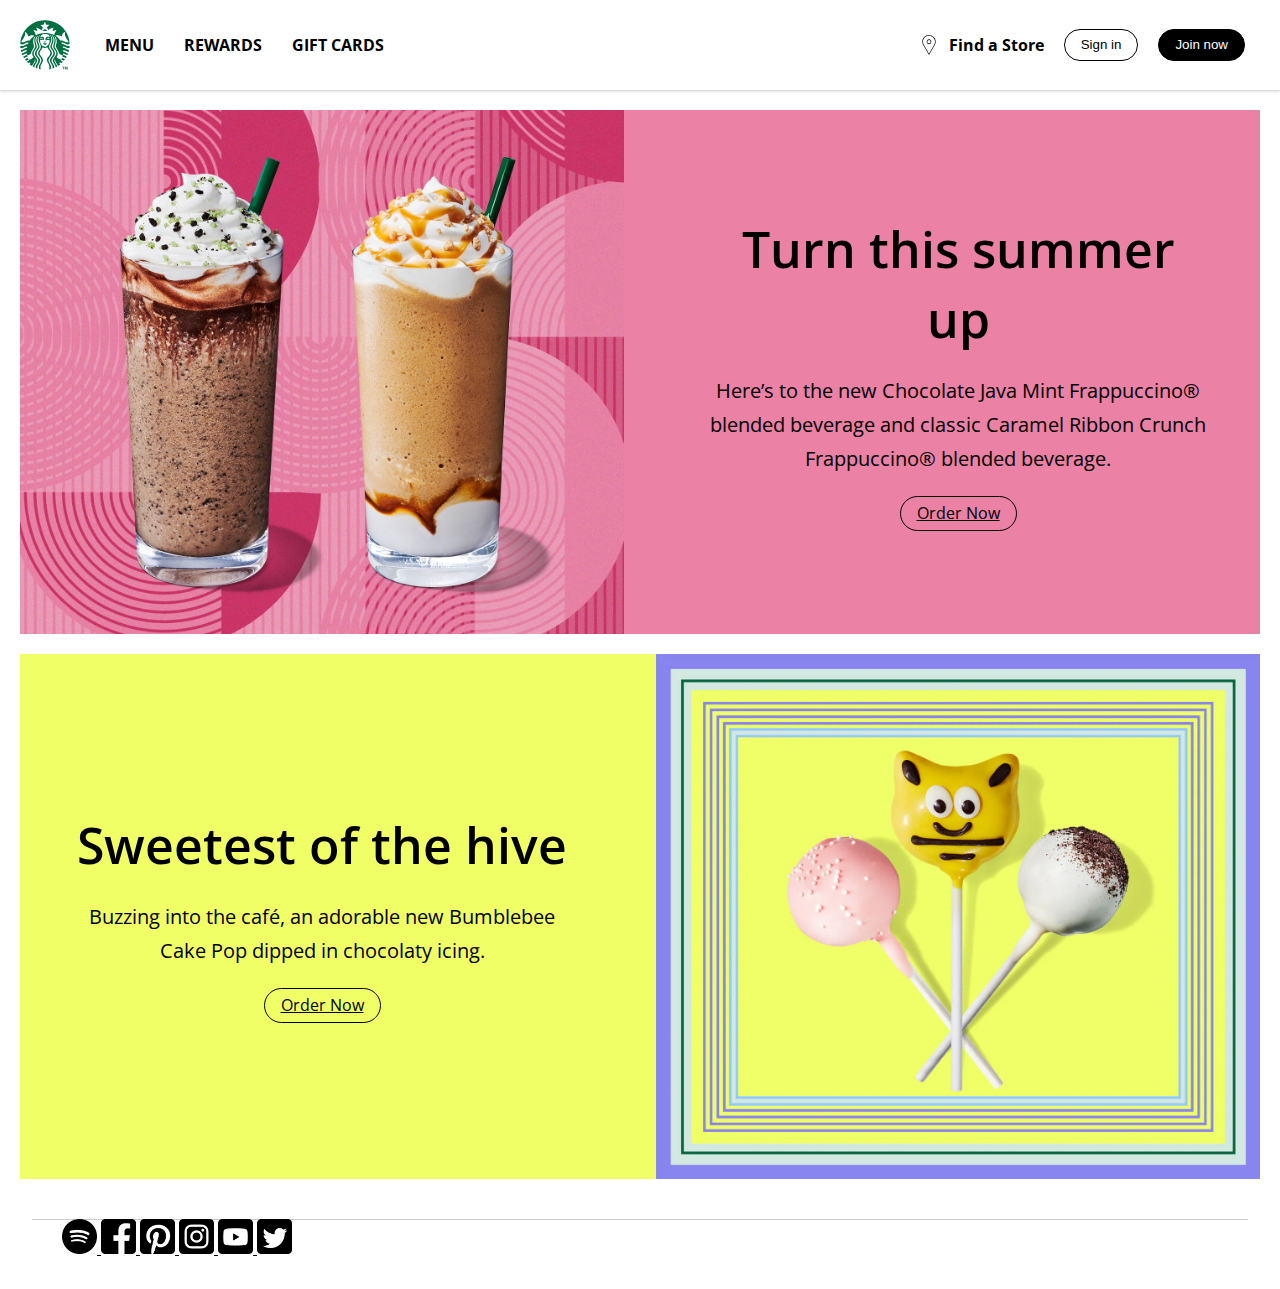
<file: starbucks.html>
<!DOCTYPE html>
<html lang="en">
<head>
    <meta charset="UTF-8">
    <meta http-equiv="X-UA-Compatible" content="IE=edge">
    <meta name="viewport" content="width=device-width, initial-scale=1.0">
    <link rel="stylesheet" href="style.css">
    <title>Starbucks Coffee Company</title>
</head>
<body>
    <nav class="navbar">
        <div class="navbar-container">
            
            <div class="navbar-brand">
                <a href="index.html">
                    <img src="img/logo.svg" alt="starbucks">
                </a>
            </div>
                <nav class="navbar-nav-left">
                   <ul>
                       <li>
                            <a href="#">Menu</a>
                        </li>
                        <li>
                            <a href="#">Rewards</a>
                        </li>
                        <li>
                            <a href="#">Gift Cards</a>
                        </li>
                   </ul>
                </nav>

                <ul class="navbar-nav-right">
                    <li>
                        <a href="#find-a-store">
                            <img src="img/marker.svg" alt="">
                            <span>Find a Store</span>
                        </a>
                    </li>
                    <li>
                        <button class="btn btn-dark-outline">Sign in</button>
                    </li>
                    <li>
                        <button class="btn btn-dark">Join now</button>
                    </li>
                </ul>
            
        </div>
    </nav>

    <!-- BOX - A -->

    <section class="box box-a py-mid grid-col-2">
        <img src="img/box-a.jpg" alt="box-a">
        <div class="box-text">
            <h2 class="text-xl">Turn this summer up</h2>
            <p class="text-mg">Here’s to the new Chocolate Java Mint Frappuccino® blended beverage and classic Caramel Ribbon Crunch Frappuccino® blended beverage.</p>
            <a href="" class="btn btn-dark-outline">Order Now</a>
        </div>        
    </section>
    <!-- BOX - B -->

    <section class="box box-b py-mid grid-col-2 grid-reversed">
        <img src="img/box-b.jpg" alt="box-a">
        <div class="box-text">
            <h2 class="text-xl">Sweetest of the hive</h2>
            <p class="text-mg">Buzzing into the café, an adorable new Bumblebee Cake Pop dipped in chocolaty icing.</p>
            <a href="" class="btn btn-dark-outline">Order Now</a>
        </div>        
    </section>
    
    <div class="divider">
        <footer class="footer">
            <div class="footer-container">
                <div class="social">
                    <a href="https://open.spotify.com/user/starbucks">
                        <img src="/img/social-spotify.png" alt="">
                    </a>
                    <a href="https://www.facebook.com/Starbucks/">
                        <img src="/img/social-facebook.png" alt="">
                    </a>
                    <a href="https://www.pinterest.com/starbucks/">
                        <img src="/img/social-pinterest.png" alt="">
                    </a>
                    <a href="https://www.instagram.com/starbucks/">
                        <img src="/img/social-insta.png" alt="">
                    </a>
                    <a href="https://www.youtube.com/starbucks">
                        <img src="/img/social-youtube.png" alt="">
                    </a>
                    <a href="https://twitter.com/starbucks/">
                        <img src="/img/social-twitter.png" alt="">
                    </a>
                </div>
            </div>
        </footer>
    </div>
</body>
</html>
</file>
<file: style.css>
@import url('https://fonts.googleapis.com/css2?family=Open+Sans:wght@400;600;700&display=swap');


  :root{
    --color-primary: #006241;
    --color-secondary: #d50032;
    --color-extra: #d4e9e2;
  }

  *{
    box-sizing: border-box;
    margin: 0;
    padding: 0;
  }

  html,body{
    font-family: 'Open Sans', sans-serif;
    line-height: 1.4 ;
    color: #000;

  }
  a{
    color: #000;
  }
  ul{
    list-style: none;
  }
  p{
    margin: 5px 0;
    line-height: 1.7;
  }
  img{
    max-width: 100%;
  }
    
  /* navbar */
.navbar{
  
  width: 100%;
  height: auto;
  background-color: #fff;
  padding: 20px;
  box-shadow: 0 1px 3px rgb(0 0 0 / 10%), 0 2px 2px rgb(0 0 0 / 6%),
    0 0 2px rgb(0 0 0 / 7%);
  
}

.navbar-container{
  display: flex;
  justify-content: space-between;
  align-items: center;
  max-width: 1440px;
  margin: 0 auto;
}

.navbar ul{
  display: flex;
  align-items: center;
}

.navbar li{
  margin: 0 15px;
  font-weight: bold;
}

.navbar a{
  color: #000;
  text-decoration: none;
}

.navbar a:hover{
  color: var(--color-primary);

}

.navbar-brand{
  height: 50px;
  width: 50px;
}

.navbar-nav-left{
  text-transform: uppercase;
  flex: 1;
  margin-left: 20px ;
}

.navbar-nav-right li:first-child a{
  display: flex;
  align-items: center;
}

.navbar-nav-right img{
  height: 20px;
  width: 20px;
  margin-right: 10px;
}

.navbar-nav-right li:nth-child(2){
  margin: 0 5px;
}

/* Button */

.btn{
  cursor: pointer;
  display: inline-block;
  background: none;
  border: 1px solid #000;
  border-radius: 50px;
  padding: 7px 16px;
  line-height: 1.2;
  text-align: center;
  text-transform: none;
}

.btn-dark-outline{
  border-color: #000;
  color: #000;
}

.btn-dark-outline:hover{
  background-color: rgba(0,0,0,0.06)
}

/* .btn-light-outline{
  border-color: #fff;
  color: #fff;
} */

.btn-dark{
  background-color: #000;
  color: #fff;
}

.btn-dark:hover{
  background-color: #333;
}

/* Boxes */

.box{
  margin: 20px 20px;

}

.box-a{
  background-color: #EB81A5;
}

.box-b{
  background-color: #F1FF67;
}

.box-text{
  max-width: 500px;
  text-align: center;
  justify-self: center;
  padding: 20px 0;
}

.grid-col-2{
  display: grid;
  grid-template-columns: 1fr 1fr;
  gap: 2rem;
  align-items: center;
  justify-content: space-between;

}

.grid-reversed :first-child{
  order: 2;
}

/* text */



/* text-sizing */

.text-xl{
  font-size: 50px;
  font-weight: 600;
  margin-bottom: 20px;
}

.text-mg{
  font-size: 20px;
  margin-bottom: 20px;
}

/* padding */





/* responsive */

@media(max-width: 960px) {
  .text-xl{
    font-size: 30px;
  }
  .text-mg{
    font-size: 15px;
  }
}

@media (max-width: 768px){
  .grid-col-2{
    grid-template-columns: 1fr;
  }

  .grid-reversed :first-child{
    order: 0;
  }
}

@media(min-width: 1440px){
.box{
  max-width: 1440px;
  margin-right: auto;
  margin-left: auto;
}
  .divider{
    width: 90%;
  }
}

/* Footer & Social */

.footer-container{
  width: 100%;
  max-width: 1440px;
  margin: 0 auto;
  padding: 0 30px 30px;
}

.social img{
  width: 35px;
  height: 35px;
}

social a{
  text-decoration: none;
  margin-right: 20px;
}

.divider{
  width: 95%;
  height: 1px;
  background-color: #ccc;
  margin: 40px auto;
}
</file>
